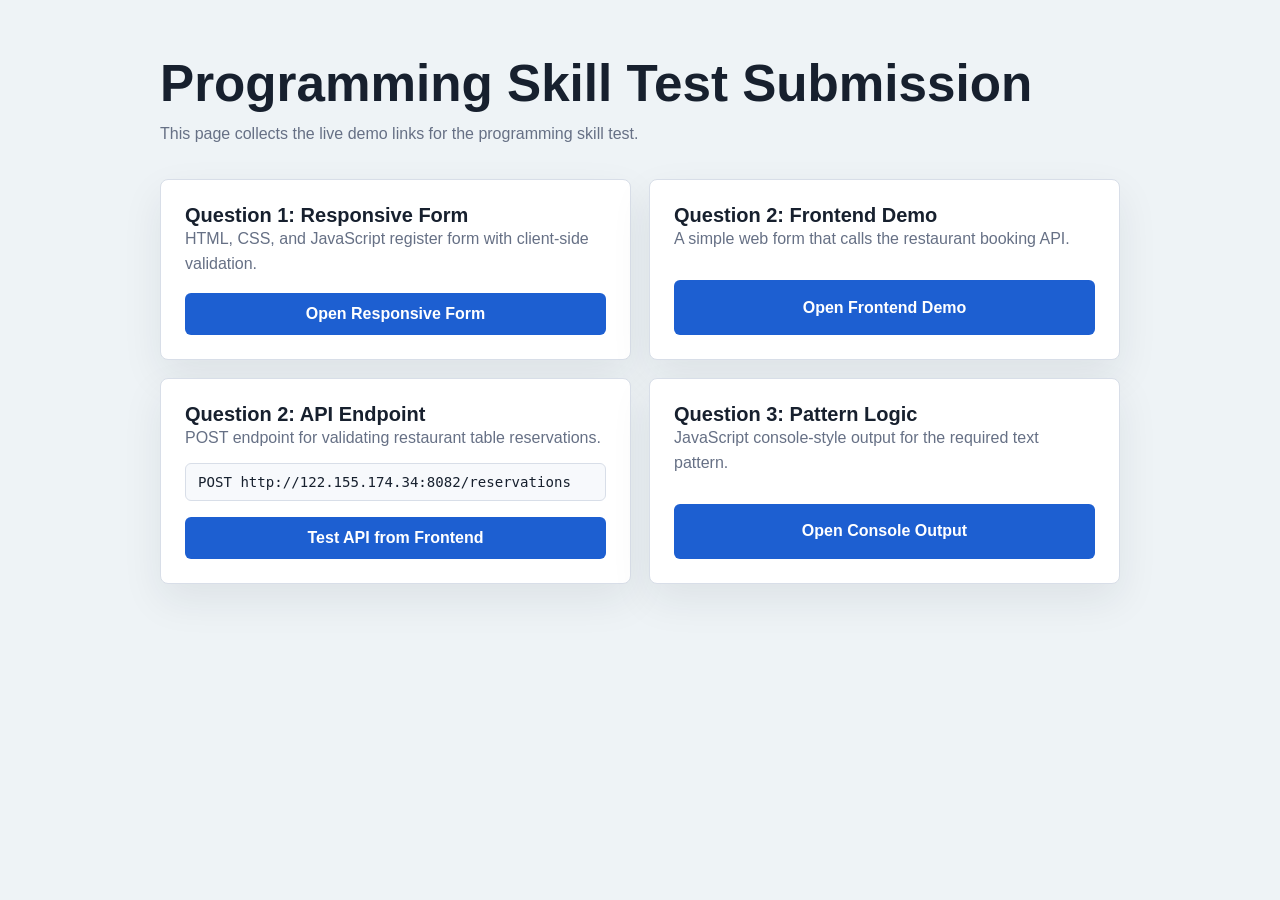
<file: index.html>
<!doctype html>
<html lang="en">
  <head>
    <meta charset="utf-8">
    <meta name="viewport" content="width=device-width, initial-scale=1">
    <title>Programming Skill Test Submission</title>
    <style>
      :root {
        color-scheme: light;
        --bg: #eef3f6;
        --card: #ffffff;
        --text: #17202e;
        --muted: #667085;
        --border: #d8dee8;
        --primary: #1d5fd1;
        --primary-dark: #164aa4;
        font-family: "Segoe UI", Arial, sans-serif;
      }

      * {
        box-sizing: border-box;
      }

      body {
        margin: 0;
        min-height: 100vh;
        background: var(--bg);
        color: var(--text);
      }

      main {
        width: min(960px, calc(100% - 32px));
        margin: 0 auto;
        padding: 56px 0;
      }

      header {
        margin-bottom: 24px;
      }

      h1 {
        margin: 0 0 10px;
        font-size: clamp(2rem, 5vw, 3.2rem);
        line-height: 1.1;
      }

      p {
        margin: 0;
        color: var(--muted);
        line-height: 1.55;
      }

      .grid {
        display: grid;
        grid-template-columns: repeat(2, minmax(0, 1fr));
        gap: 18px;
        margin-top: 32px;
      }

      .card {
        display: grid;
        gap: 16px;
        padding: 24px;
        border: 1px solid var(--border);
        border-radius: 8px;
        background: var(--card);
        box-shadow: 0 16px 40px rgba(23, 32, 46, 0.08);
      }

      h2 {
        margin: 0;
        font-size: 1.25rem;
      }

      a {
        display: inline-flex;
        justify-content: center;
        align-items: center;
        min-height: 42px;
        padding: 0 16px;
        border-radius: 6px;
        background: var(--primary);
        color: #fff;
        font-weight: 700;
        text-decoration: none;
      }

      a:hover {
        background: var(--primary-dark);
      }

      code {
        display: block;
        margin-top: 12px;
        padding: 10px 12px;
        border: 1px solid var(--border);
        border-radius: 6px;
        background: #f7f9fc;
        color: var(--text);
        font-size: 0.88rem;
        overflow-wrap: anywhere;
      }

      @media (max-width: 720px) {
        main {
          padding: 32px 0;
        }

        .grid {
          grid-template-columns: 1fr;
        }
      }
    </style>
  </head>
  <body>
    <main>
      <header>
        <h1>Programming Skill Test Submission</h1>
        <p>
          This page collects the live demo links for the programming skill test.
        </p>
      </header>

      <section class="grid" aria-label="Demo links">
        <article class="card">
          <div>
            <h2>Question 1: Responsive Form</h2>
            <p>HTML, CSS, and JavaScript register form with client-side validation.</p>
          </div>
          <a href="question-01-responsive-form/">Open Responsive Form</a>
        </article>

        <article class="card">
          <div>
            <h2>Question 2: Frontend Demo</h2>
            <p>A simple web form that calls the restaurant booking API.</p>
          </div>
          <a href="http://122.155.174.34:8082/">Open Frontend Demo</a>
        </article>

        <article class="card">
          <div>
            <h2>Question 2: API Endpoint</h2>
            <p>POST endpoint for validating restaurant table reservations.</p>
            <code>POST http://122.155.174.34:8082/reservations</code>
          </div>
          <a href="http://122.155.174.34:8082/">Test API from Frontend</a>
        </article>

        <article class="card">
          <div>
            <h2>Question 3: Pattern Logic</h2>
            <p>JavaScript console-style output for the required text pattern.</p>
          </div>
          <a href="question-03-pattern-output/">Open Console Output</a>
        </article>
      </section>
    </main>
  </body>
</html>
</file>
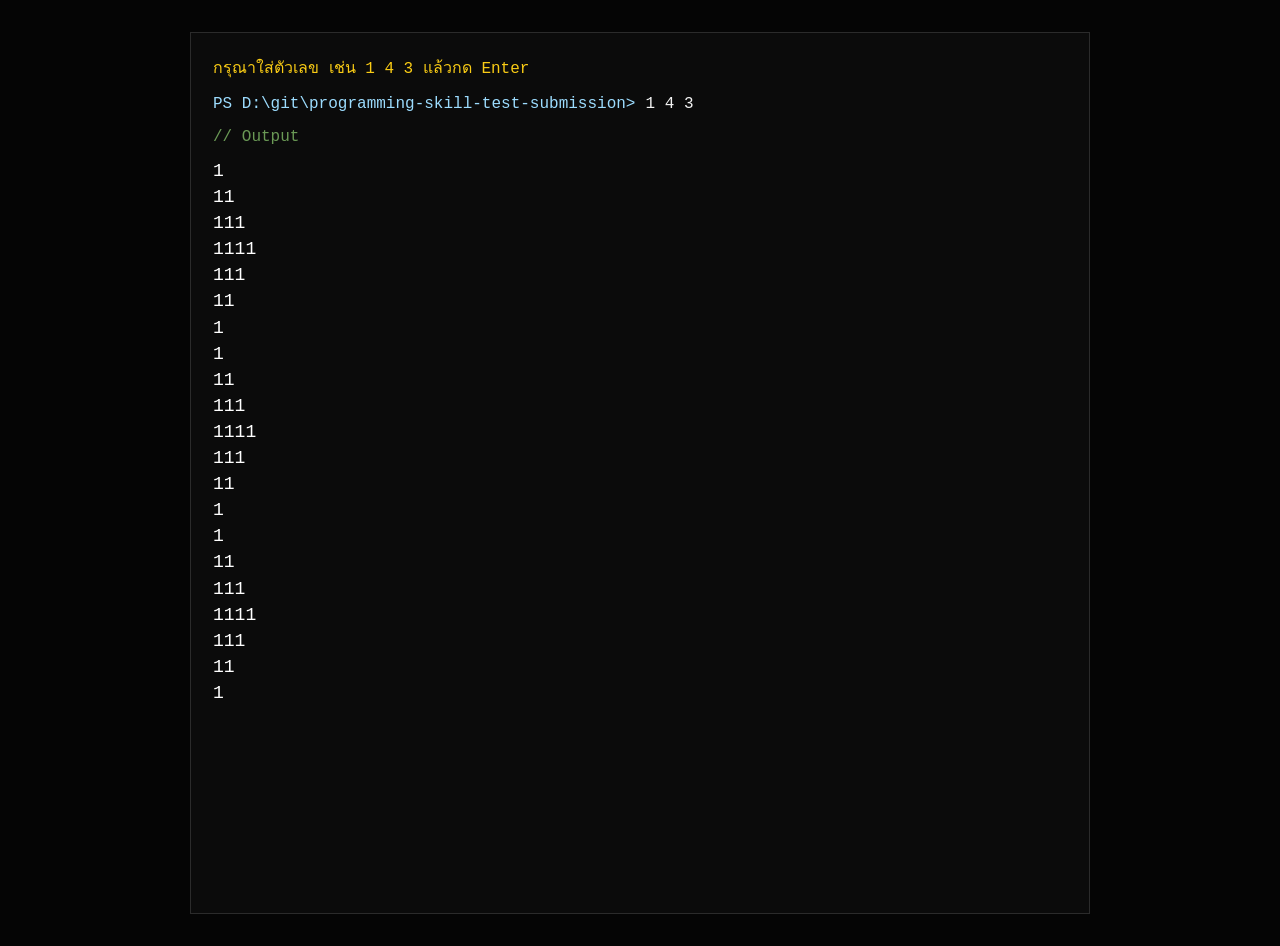
<file: pattern-demo/index.html>
<!doctype html>
<html lang="en">
  <head>
    <meta charset="utf-8">
    <meta name="viewport" content="width=device-width, initial-scale=1">
    <title>Pattern Console Output</title>
    <style>
      :root {
        color-scheme: dark;
        font-family: Consolas, "Courier New", monospace;
      }

      body {
        margin: 0;
        min-height: 100vh;
        background: #050505;
        color: #f2f2f2;
      }

      main {
        width: min(900px, calc(100% - 32px));
        margin: 0 auto;
        padding: 32px 0;
      }

      .terminal {
        min-height: calc(100vh - 64px);
        padding: 22px;
        border: 1px solid #2b2b2b;
        background: #0b0b0b;
      }

      .line {
        margin: 0 0 12px;
        color: #9cdcfe;
        white-space: pre-wrap;
      }

      .hint {
        margin: 0 0 14px;
        color: #facc15;
        white-space: pre-wrap;
      }

      form {
        display: flex;
        align-items: center;
        gap: 8px;
        margin-bottom: 14px;
      }

      label {
        color: #9cdcfe;
      }

      input {
        flex: 1;
        min-width: 0;
        border: 0;
        outline: 0;
        background: transparent;
        color: #f2f2f2;
        font: inherit;
      }

      pre {
        margin: 0;
        color: #ffffff;
        font-size: 18px;
        line-height: 1.45;
        white-space: pre-wrap;
      }

      .comment {
        color: #6a9955;
      }
    </style>
  </head>
  <body>
    <main>
      <section class="terminal" aria-label="Console output">
        <p class="hint">กรุณาใส่ตัวเลข เช่น 1 4 3 แล้วกด Enter</p>
        <form id="command-form">
          <label for="command">PS D:\git\programming-skill-test-submission&gt;</label>
          <input id="command" name="command" value="1 4 3" autocomplete="off" aria-label="กรุณาใส่ตัวเลข">
        </form>
        <p class="line comment">// Output</p>
        <pre id="output"></pre>
      </section>
    </main>

    <script src="pattern.js"></script>
    <script>
      const form = document.querySelector("#command-form");
      const command = document.querySelector("#command");
      const output = document.querySelector("#output");

      function runCommand() {
        const parts = command.value.trim().split(/\s+/);
        const character = parts[0] || "1";
        const maxCount = parsePositiveInteger(parts[1], 4, "maxCount");
        const rounds = parsePositiveInteger(parts[2], 3, "rounds");

        output.textContent = buildPattern(character, maxCount, rounds).join("\n");
      }

      form.addEventListener("submit", (event) => {
        event.preventDefault();

        try {
          runCommand();
        } catch (error) {
          output.textContent = error.message;
        }
      });

      runCommand();
    </script>
  </body>
</html>
</file>
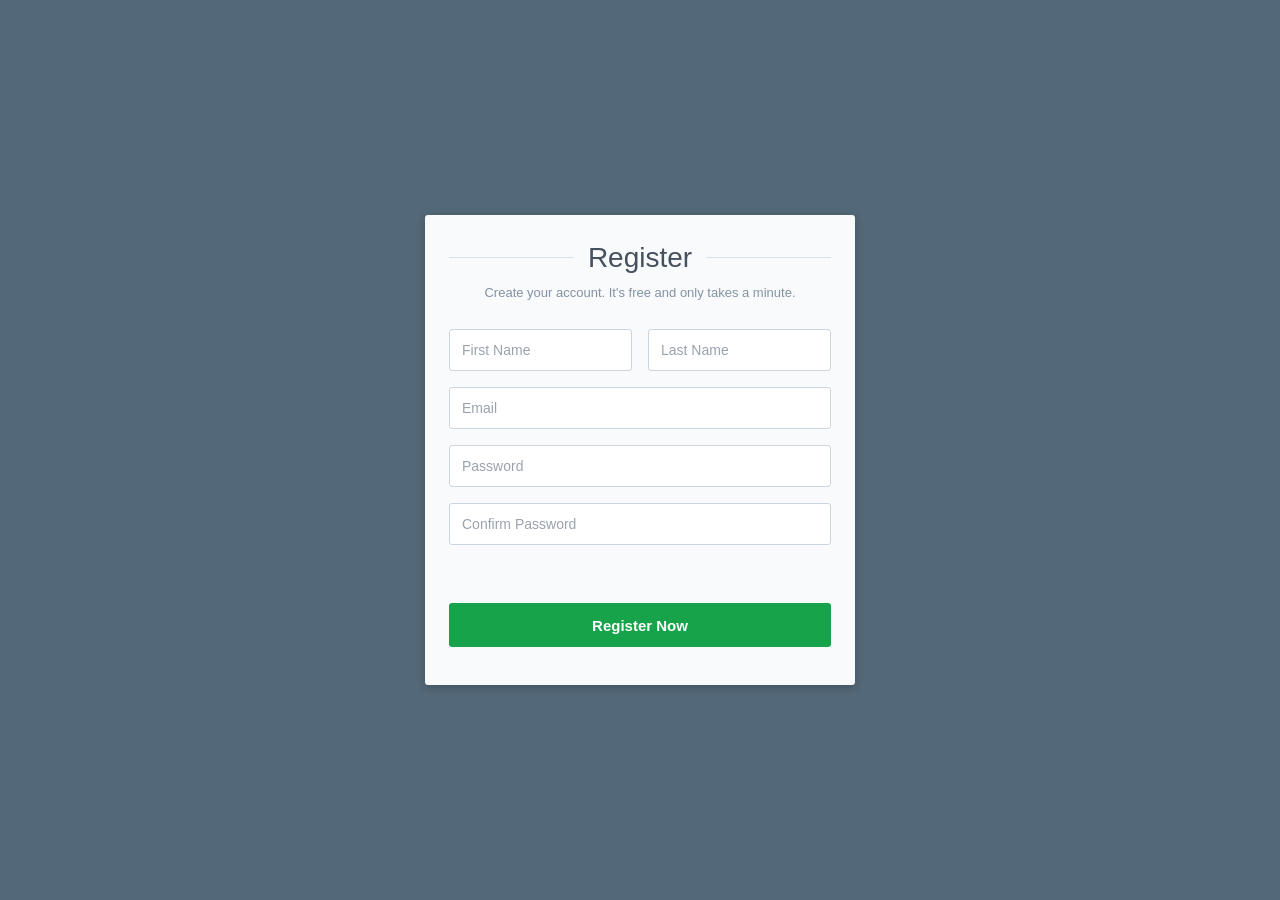
<file: question-01-responsive-form/index.html>
<!doctype html>
<html lang="en">
  <head>
    <meta charset="utf-8">
    <meta name="viewport" content="width=device-width, initial-scale=1">
    <title>Register Form</title>
    <link rel="stylesheet" href="styles.css">
  </head>
  <body>
    <main class="page-shell">
      <section class="register-card" aria-labelledby="register-title">
        <header class="register-header">
          <h1 id="register-title">Register</h1>
          <p>Create your account. It's free and only takes a minute.</p>
        </header>

        <form id="registerForm" novalidate>
          <div class="name-row">
            <label class="field">
              <span class="sr-only">First Name</span>
              <input id="firstName" name="firstName" type="text" autocomplete="given-name" placeholder="First Name">
            </label>

            <label class="field">
              <span class="sr-only">Last Name</span>
              <input id="lastName" name="lastName" type="text" autocomplete="family-name" placeholder="Last Name">
            </label>
          </div>

          <label class="field">
            <span class="sr-only">Email</span>
            <input id="email" name="email" type="email" autocomplete="email" placeholder="Email">
          </label>

          <label class="field">
            <span class="sr-only">Password</span>
            <input id="password" name="password" type="password" autocomplete="new-password" placeholder="Password">
          </label>

          <label class="field">
            <span class="sr-only">Confirm Password</span>
            <input id="confirmPassword" name="confirmPassword" type="password" autocomplete="new-password" placeholder="Confirm Password">
          </label>

          <p id="formMessage" class="form-message" aria-live="polite"></p>

          <button type="submit">Register Now</button>
        </form>
      </section>
    </main>

    <script src="script.js"></script>
  </body>
</html>
</file>
<file: question-01-responsive-form/styles.css>
:root {
  color-scheme: light;
  --page-bg: #536878;
  --card-bg: #f8fafc;
  --text: #46515d;
  --muted: #8492a1;
  --line: #d8e0e7;
  --input-border: #cbd5df;
  --focus: #2563eb;
  --danger: #b42318;
  --success: #1f7a42;
  --button: #16a34a;
  --button-hover: #15803d;
  --shadow: 0 2px 8px rgba(20, 32, 42, 0.3);
}

* {
  box-sizing: border-box;
}

html,
body {
  min-height: 100%;
}

body {
  margin: 0;
  font-family: Arial, Helvetica, sans-serif;
  background: var(--page-bg);
  color: var(--text);
}

.page-shell {
  min-height: 100vh;
  display: grid;
  place-items: center;
  padding: 34px 16px;
}

.register-card {
  width: min(430px, calc(100vw - 32px));
  padding: 26px 24px 38px;
  background: var(--card-bg);
  border-radius: 3px;
  box-shadow: var(--shadow);
}

.register-header {
  margin-bottom: 26px;
  text-align: center;
}

.register-header h1 {
  display: flex;
  align-items: center;
  gap: 14px;
  margin: 0;
  color: var(--text);
  font-size: 28px;
  font-weight: 400;
  line-height: 1.2;
}

.register-header h1::before,
.register-header h1::after {
  content: "";
  flex: 1;
  height: 1px;
  background: var(--line);
}

.register-header p {
  margin: 10px 0 0;
  color: var(--muted);
  font-size: 13px;
  line-height: 1.45;
}

form {
  display: grid;
  gap: 16px;
}

.name-row {
  display: grid;
  grid-template-columns: 1fr 1fr;
  gap: 16px;
}

.field {
  display: block;
}

input {
  width: 100%;
  min-height: 42px;
  padding: 0 12px;
  border: 1px solid var(--input-border);
  border-radius: 3px;
  background: #fff;
  color: var(--text);
  font-size: 14px;
  outline: none;
  transition: border-color 160ms ease, box-shadow 160ms ease;
}

input::placeholder {
  color: #9aa2ad;
}

input:focus {
  border-color: var(--focus);
  box-shadow: 0 0 0 3px rgba(37, 99, 235, 0.14);
}

input[aria-invalid="true"] {
  border-color: var(--danger);
}

.form-message {
  min-height: 18px;
  margin: -2px 0 0;
  color: var(--danger);
  font-size: 13px;
  line-height: 1.4;
}

.form-message.success {
  color: var(--success);
}

button {
  width: 100%;
  min-height: 44px;
  margin-top: 10px;
  border: 0;
  border-radius: 3px;
  background: var(--button);
  color: #fff;
  cursor: pointer;
  font-size: 15px;
  font-weight: 700;
  transition: background-color 160ms ease, transform 120ms ease;
}

button:hover {
  background: var(--button-hover);
}

button:active {
  transform: translateY(1px);
}

.sr-only {
  position: absolute;
  width: 1px;
  height: 1px;
  padding: 0;
  margin: -1px;
  overflow: hidden;
  clip: rect(0, 0, 0, 0);
  white-space: nowrap;
  border: 0;
}

@media (max-width: 560px) {
  .page-shell {
    align-items: start;
    padding-top: 22px;
  }

  .register-card {
    width: min(340px, calc(100vw - 32px));
    padding: 24px 18px 30px;
  }

  .register-header h1 {
    gap: 10px;
    font-size: 25px;
  }

  .name-row {
    grid-template-columns: 1fr;
  }
}
</file>
